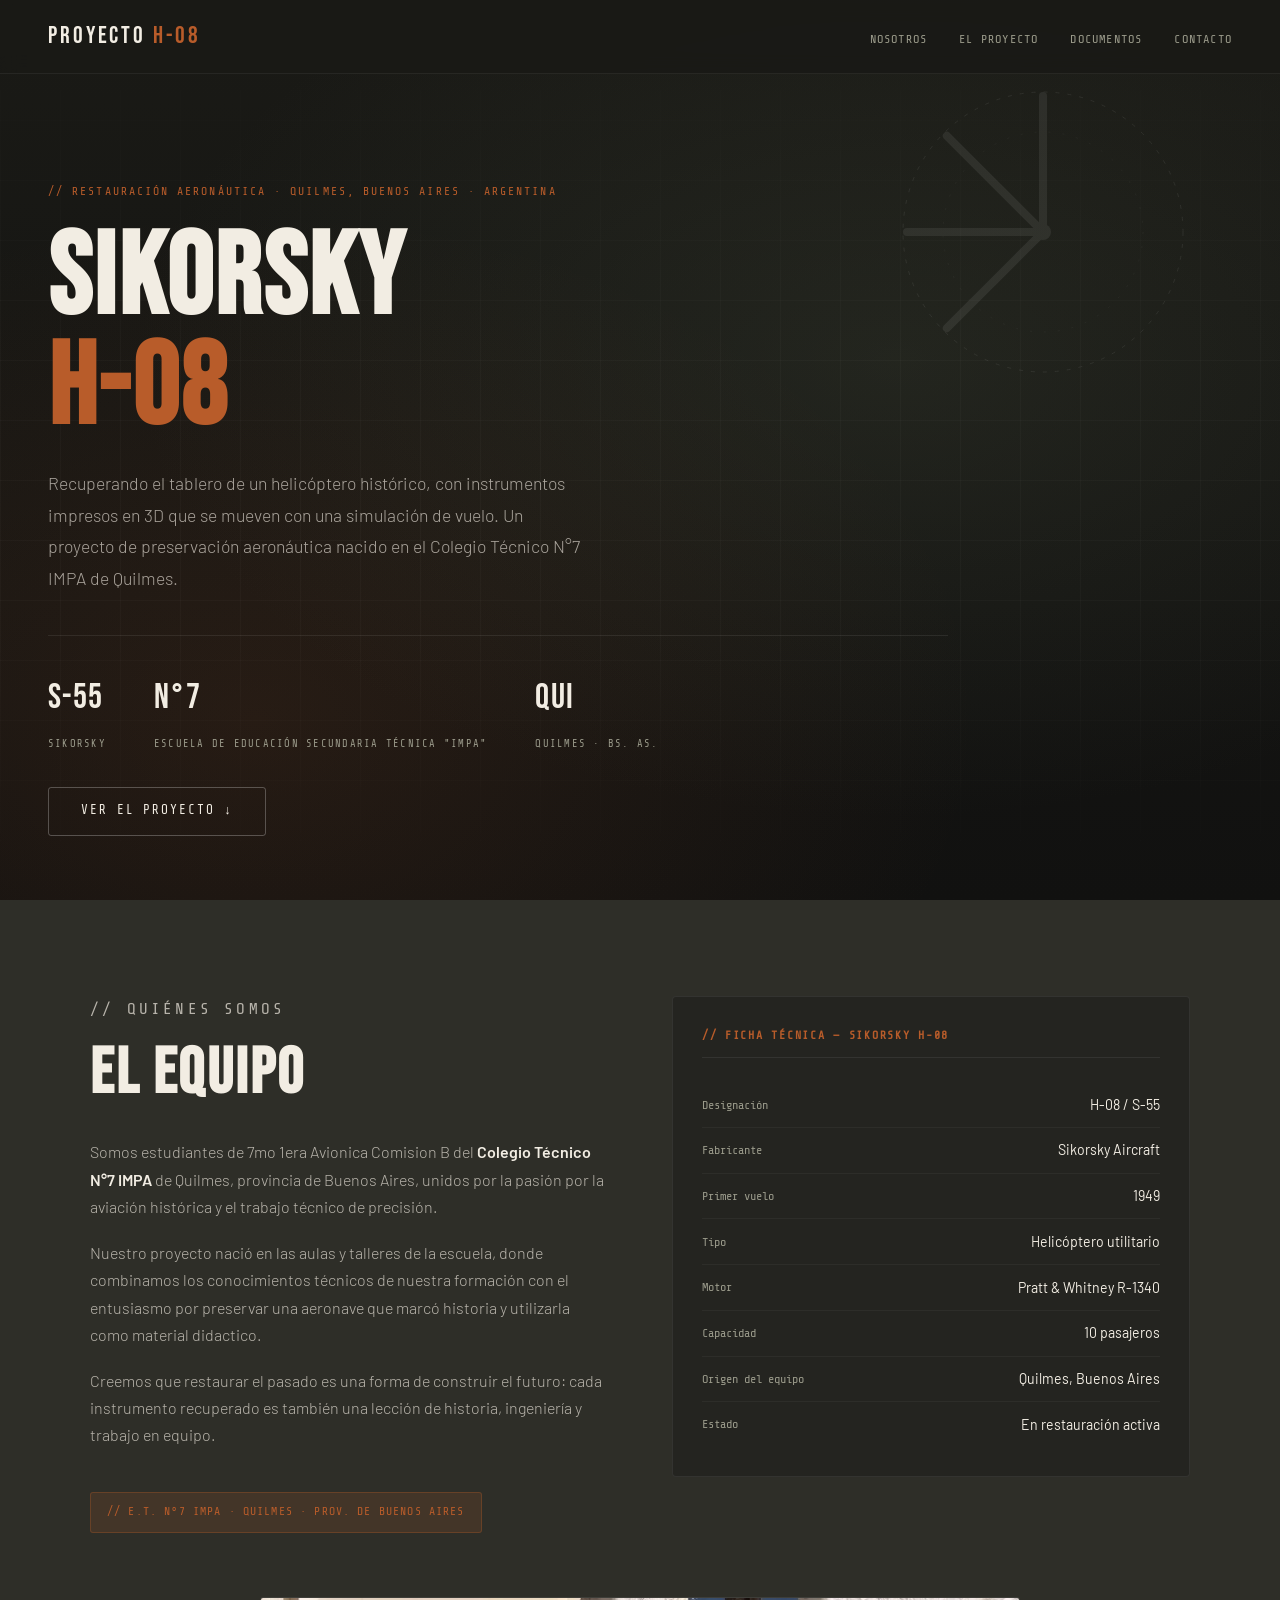
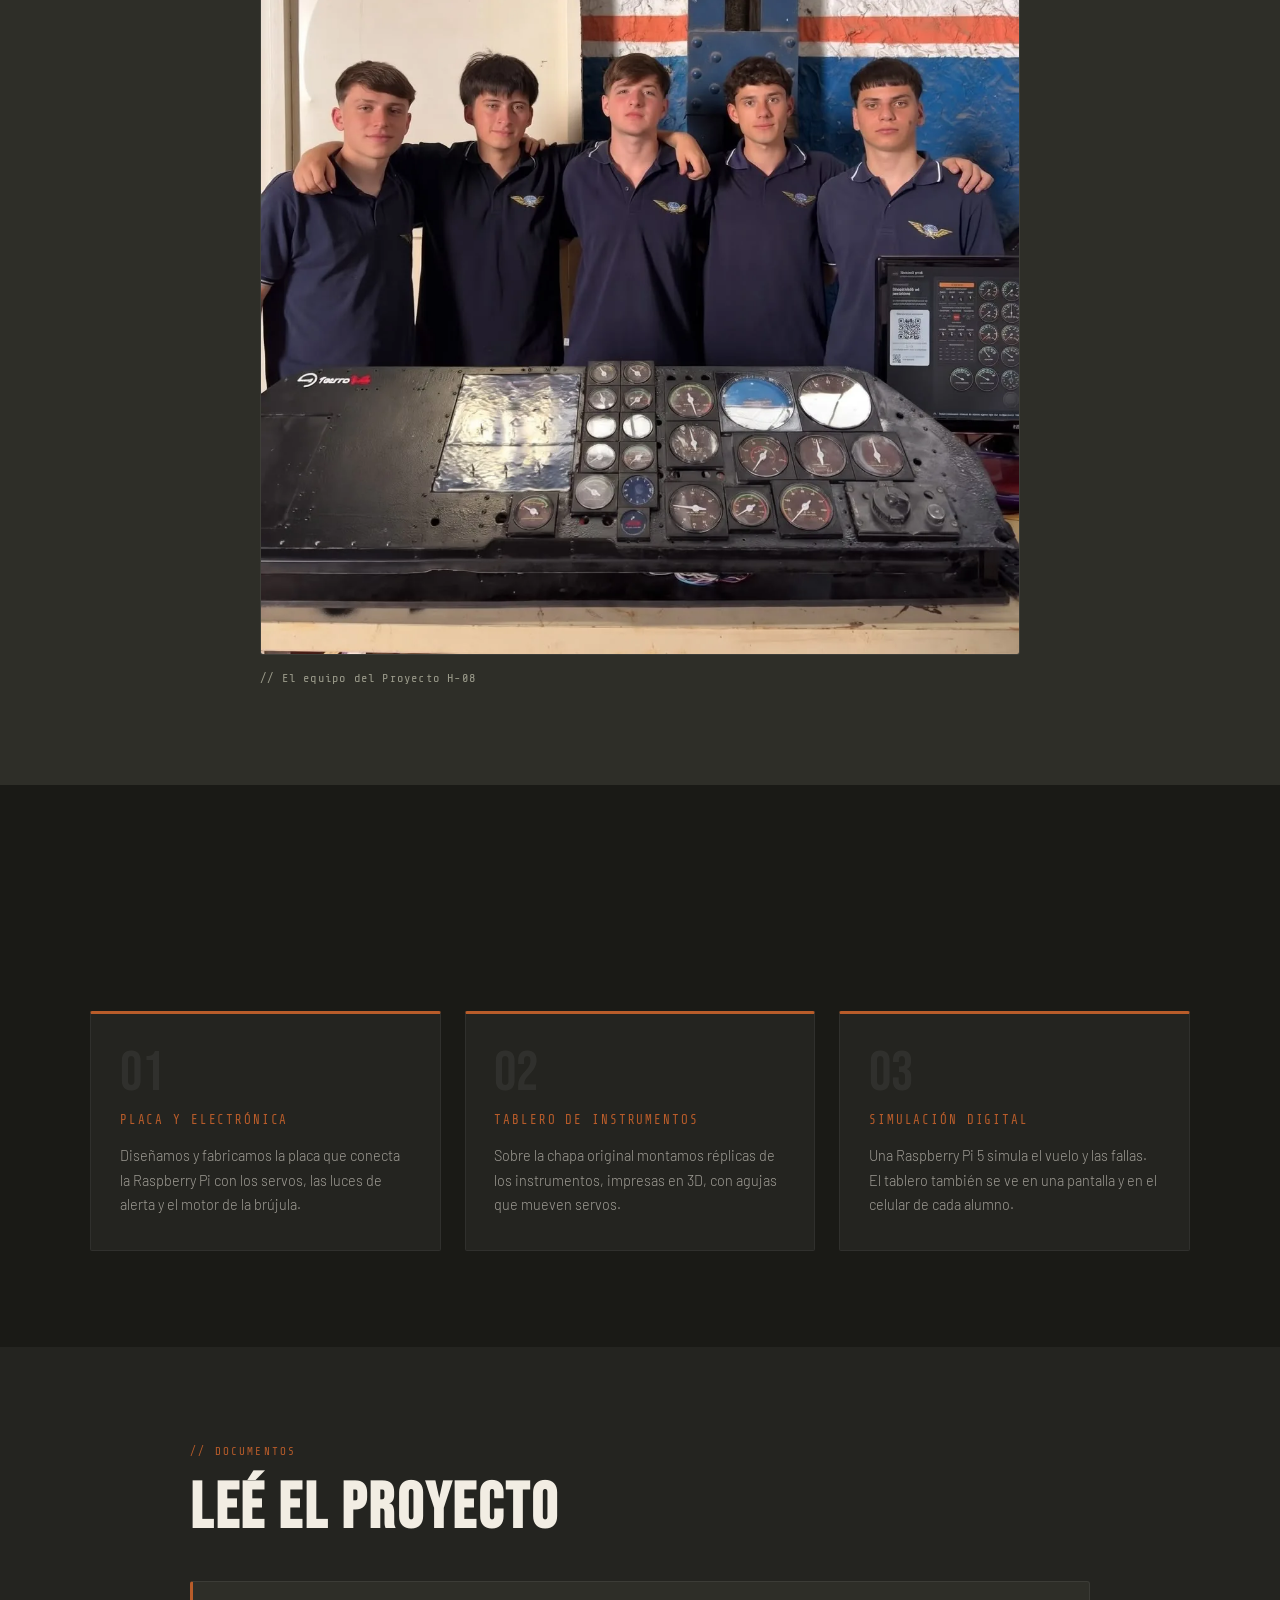
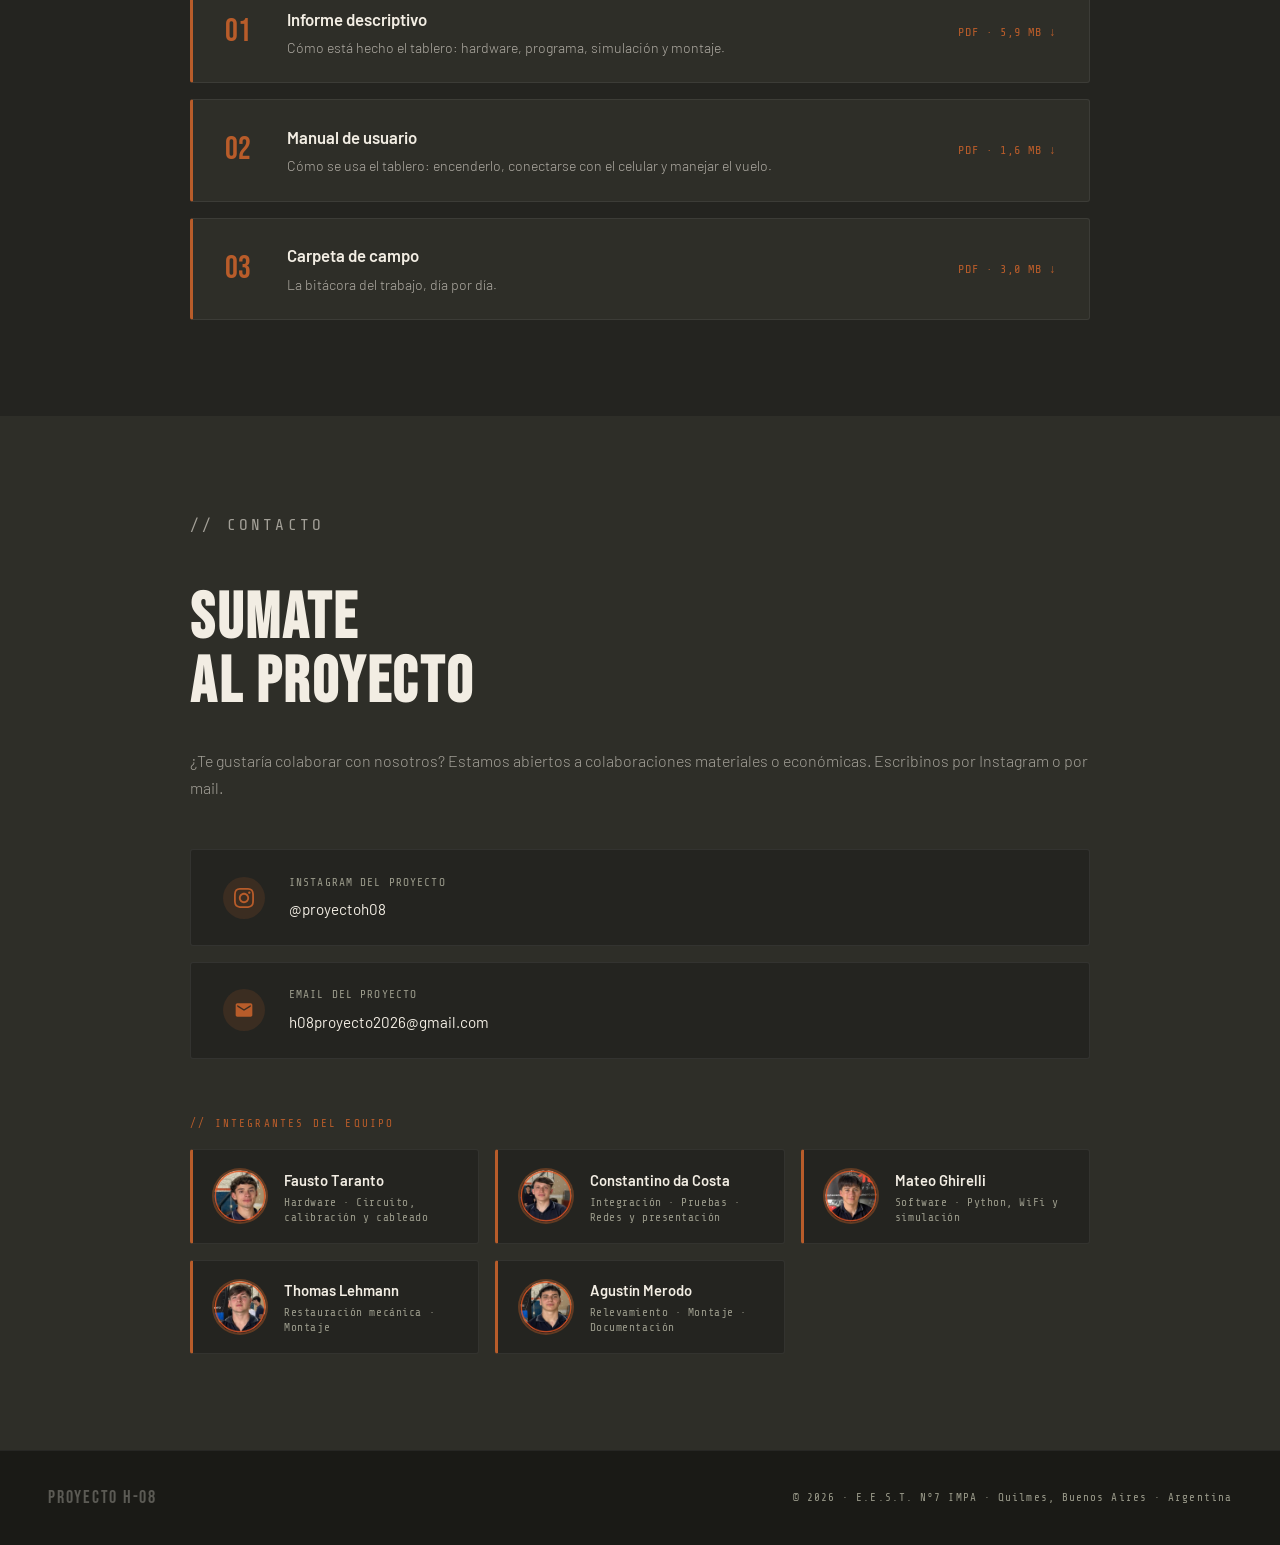
<file: Web/index.html>
<!DOCTYPE html>
<html lang="es">
<head>
  <meta charset="UTF-8" />
  <meta name="viewport" content="width=device-width, initial-scale=1.0" />
  <title>Proyecto H-08 | Restauración Sikorsky</title>
  <meta name="description" content="Proyecto de restauración del Sikorsky H-08 por alumnos del Colegio Técnico N°7 IMPA de Quilmes, Buenos Aires." />
  <link rel="icon" type="image/png" href="img/favicon.png" />
  <link rel="apple-touch-icon" href="img/apple-touch-icon.png" />
  <meta name="theme-color" content="#1a1a16" />
  <!-- Lo que se ve al compartir el link (WhatsApp, Instagram, Facebook) -->
  <meta property="og:type" content="website" />
  <meta property="og:site_name" content="Proyecto H-08" />
  <meta property="og:title" content="Proyecto H-08 · Restauración del Sikorsky S-55" />
  <meta property="og:description" content="Proyecto de restauración del Sikorsky H-08 por alumnos del Colegio Técnico N°7 IMPA de Quilmes, Buenos Aires." />
  <meta property="og:url" content="https://proyecto-h08.github.io/" />
  <meta property="og:image" content="https://proyecto-h08.github.io/img/compartir.jpg" />
  <meta property="og:image:width" content="1200" />
  <meta property="og:image:height" content="630" />
  <meta property="og:locale" content="es_AR" />
  <meta name="twitter:card" content="summary_large_image" />
  <link rel="preconnect" href="https://fonts.googleapis.com" />
  <link rel="preconnect" href="https://fonts.gstatic.com" crossorigin />
  <link href="https://fonts.googleapis.com/css2?family=Bebas+Neue&family=Share+Tech+Mono&family=Barlow:wght@300;400;600&display=swap" rel="stylesheet" />
  <link rel="stylesheet" href="main.css" />
</head>
<body>

  <nav id="navbar">
    <a href="#inicio" class="nav-logo">PROYECTO <span>H-08</span></a>
    <button class="nav-toggle" aria-label="Menú" id="navToggle">
      <span></span><span></span><span></span>
    </button>
    <ul id="navMenu">
      <li><a href="#nosotros">Nosotros</a></li>
      <li><a href="#proyecto">El Proyecto</a></li>
      <li><a href="#documentos">Documentos</a></li>
      <li><a href="#contacto">Contacto</a></li>
    </ul>
  </nav>

  <section id="inicio">
    <div class="hero-bg"></div>
    <div class="hero-grid"></div>

    <svg class="rotor-deco" viewBox="0 0 320 320" xmlns="http://www.w3.org/2000/svg" aria-hidden="true">
      <circle cx="160" cy="160" r="8" fill="white"/>
      <rect x="156" y="20" width="8" height="140" rx="4" fill="white"/>
      <rect x="156" y="160" width="8" height="140" rx="4" fill="white" transform="rotate(90 160 160)"/>
      <rect x="156" y="160" width="8" height="140" rx="4" fill="white" transform="rotate(45 160 160)"/>
      <rect x="156" y="160" width="8" height="140" rx="4" fill="white" transform="rotate(135 160 160)"/>
      <circle cx="160" cy="160" r="140" stroke="white" stroke-width="1" fill="none" stroke-dasharray="4 8"/>
      <circle cx="160" cy="160" r="100" stroke="white" stroke-width="0.5" fill="none" stroke-dasharray="2 12"/>
    </svg>

    <div class="hero-content">
      <p class="hero-tag" data-animate="fade-up">// Restauración Aeronáutica · Quilmes, Buenos Aires · Argentina</p>
      <h1 data-animate="fade-up" data-delay="100">
        SIKORSKY<br><span class="accent">H-08</span>
      </h1>
      <p class="hero-sub" data-animate="fade-up" data-delay="200">
        Recuperando el tablero de un helicóptero histórico, con instrumentos impresos en 3D que se mueven con una simulación de vuelo.
        Un proyecto de preservación aeronáutica nacido en el Colegio Técnico N°7 IMPA de Quilmes.
      </p>
      <div class="hero-stats" data-animate="fade-up" data-delay="300">
        <div class="stat-item">
          <span class="stat-num" data-count="8">S-55</span>
          <span class="stat-label">Sikorsky</span>
        </div>
        <div class="stat-item">
          <span class="stat-num">N°7</span>
          <span class="stat-label">Escuela de Educación Secundaria Técnica "IMPA"</span>
        </div>
        <div class="stat-item">
          <span class="stat-num">QUI</span>
          <span class="stat-label">Quilmes · Bs. As.</span>
        </div>
      </div>
      <a href="#proyecto" class="cta-btn" data-animate="fade-up" data-delay="400">Ver el proyecto ↓</a>
    </div>
  </section>

  <!-- ═══ NOSOTROS ═══ -->
  <section id="nosotros">
    <div class="nosotros-grid">
      <div class="nosotros-text" data-animate="fade-right">
        <p class="section-tag">// Quiénes somos</p>
        <h2>EL EQUIPO</h2>
        <p>Somos estudiantes de 7mo 1era Avionica Comision B del <strong>Colegio Técnico N°7 IMPA</strong> de Quilmes, provincia de Buenos Aires, unidos por la pasión por la aviación histórica y el trabajo técnico de precisión.</p>
        <p>Nuestro proyecto nació en las aulas y talleres de la escuela, donde combinamos los conocimientos técnicos de nuestra formación con el entusiasmo por preservar una aeronave que marcó historia y utilizarla como material didactico.</p>
        <p>Creemos que restaurar el pasado es una forma de construir el futuro: cada instrumento recuperado es también una lección de historia, ingeniería y trabajo en equipo.</p>
        <div class="badge-escuela">// E.T. N°7 IMPA · Quilmes · Prov. de Buenos Aires</div>
      </div>
      <div class="spec-panel" data-animate="fade-left">
        <h3>// Ficha técnica — Sikorsky H-08</h3>
        <div class="spec-row"><span class="spec-key">Designación</span><span class="spec-val">H-08 / S-55</span></div>
        <div class="spec-row"><span class="spec-key">Fabricante</span><span class="spec-val">Sikorsky Aircraft</span></div>
        <div class="spec-row"><span class="spec-key">Primer vuelo</span><span class="spec-val">1949</span></div>
        <div class="spec-row"><span class="spec-key">Tipo</span><span class="spec-val">Helicóptero utilitario</span></div>
        <div class="spec-row"><span class="spec-key">Motor</span><span class="spec-val">Pratt & Whitney R-1340</span></div>
        <div class="spec-row"><span class="spec-key">Capacidad</span><span class="spec-val">10 pasajeros</span></div>
        <div class="spec-row"><span class="spec-key">Origen del equipo</span><span class="spec-val">Quilmes, Buenos Aires</span></div>
        <div class="spec-row"><span class="spec-key">Estado</span><span class="spec-val">En restauración activa</span></div>
      </div>
    </div>
    <figure class="foto-equipo" data-animate="fade-up">
      <img src="img/equipo.webp" width="1200" height="1040" loading="lazy" alt="Los cinco integrantes del Proyecto H-08 juntos" />
      <figcaption>// El equipo del Proyecto H-08</figcaption>
    </figure>
  </section>

  <!-- ═══ EL PROYECTO ═══ -->
  <section id="proyecto">
    <div class="proyecto-inner">
      <p class="section-tag" data-animate="fade-up">// El proyecto</p>
      <h2 data-animate="fade-up" data-delay="100">LO QUE HACEMOS</h2>
      <div class="fases-grid">
        <div class="fase-card" data-animate="fade-up" data-delay="100">
          <div class="fase-num">01</div>
          <div class="fase-titulo">Placa y electrónica</div>
          <div class="fase-desc">Diseñamos y fabricamos la placa que conecta la Raspberry Pi con los servos, las luces de alerta y el motor de la brújula.</div>
        </div>
        <div class="fase-card" data-animate="fade-up" data-delay="200">
          <div class="fase-num">02</div>
          <div class="fase-titulo">Tablero de instrumentos</div>
          <div class="fase-desc">Sobre la chapa original montamos réplicas de los instrumentos, impresas en 3D, con agujas que mueven servos.</div>
        </div>
        <div class="fase-card" data-animate="fade-up" data-delay="300">
          <div class="fase-num">03</div>
          <div class="fase-titulo">Simulación digital</div>
          <div class="fase-desc">Una Raspberry Pi 5 simula el vuelo y las fallas. El tablero también se ve en una pantalla y en el celular de cada alumno.</div>
        </div>
      </div>
    </div>
  </section>

  <!-- ═══ DOCUMENTOS ═══ -->
  <section id="documentos">
    <div class="documentos-inner">
      <p class="section-tag" data-animate="fade-up">// Documentos</p>
      <h2 data-animate="fade-up" data-delay="100">LEÉ EL PROYECTO</h2>
      <div class="docs-grid" data-animate="fade-up" data-delay="200">
        <a href="docs/Informe_descriptivo_H08.pdf" class="doc-card" target="_blank" rel="noopener">
          <div class="doc-num">01</div>
          <div class="doc-info">
            <span class="doc-titulo">Informe descriptivo</span>
            <span class="doc-desc">Cómo está hecho el tablero: hardware, programa, simulación y montaje.</span>
          </div>
          <span class="doc-bajar">PDF · 5,9 MB ↓</span>
        </a>
        <a href="docs/Manual_de_usuario_H08.pdf" class="doc-card" target="_blank" rel="noopener">
          <div class="doc-num">02</div>
          <div class="doc-info">
            <span class="doc-titulo">Manual de usuario</span>
            <span class="doc-desc">Cómo se usa el tablero: encenderlo, conectarse con el celular y manejar el vuelo.</span>
          </div>
          <span class="doc-bajar">PDF · 1,6 MB ↓</span>
        </a>
        <a href="docs/Carpeta_de_campo_H08.pdf" class="doc-card" target="_blank" rel="noopener">
          <div class="doc-num">03</div>
          <div class="doc-info">
            <span class="doc-titulo">Carpeta de campo</span>
            <span class="doc-desc">La bitácora del trabajo, día por día.</span>
          </div>
          <span class="doc-bajar">PDF · 3,0 MB ↓</span>
        </a>
      </div>
    </div>
  </section>

  <!-- ═══ CONTACTO ═══ -->
  <section id="contacto">
    <div class="contacto-inner contacto-wide">
      <p class="section-tag" data-animate="fade-up">// Contacto</p>
      <h2 data-animate="fade-up" data-delay="100">SUMATE<br>AL PROYECTO</h2>
      <p data-animate="fade-up" data-delay="200">
        ¿Te gustaría colaborar con nosotros? Estamos abiertos a colaboraciones materiales o económicas.
        Escribinos por Instagram o por mail.
      </p>

      <!-- Redes del proyecto -->
      <div class="contact-links" data-animate="fade-up" data-delay="300">

        <a href="https://instagram.com/proyectoh08" class="contact-link" target="_blank" rel="noopener">
          <div class="contact-icon">
            <svg viewBox="0 0 24 24" aria-hidden="true"><path d="M12 2.163c3.204 0 3.584.012 4.85.07 3.252.148 4.771 1.691 4.919 4.919.058 1.265.069 1.645.069 4.849 0 3.205-.012 3.584-.069 4.849-.149 3.225-1.664 4.771-4.919 4.919-1.266.058-1.644.07-4.85.07-3.204 0-3.584-.012-4.849-.07-3.26-.149-4.771-1.699-4.919-4.92-.058-1.265-.07-1.644-.07-4.849 0-3.204.013-3.583.07-4.849.149-3.227 1.664-4.771 4.919-4.919 1.266-.057 1.645-.069 4.849-.069zm0-2.163c-3.259 0-3.667.014-4.947.072-4.358.2-6.78 2.618-6.98 6.98-.059 1.281-.073 1.689-.073 4.948 0 3.259.014 3.668.072 4.948.2 4.358 2.618 6.78 6.98 6.98 1.281.058 1.689.072 4.948.072 3.259 0 3.668-.014 4.948-.072 4.354-.2 6.782-2.618 6.979-6.98.059-1.28.073-1.689.073-4.948 0-3.259-.014-3.667-.072-4.947-.196-4.354-2.617-6.78-6.979-6.98-1.281-.059-1.69-.073-4.949-.073zm0 5.838c-3.403 0-6.162 2.759-6.162 6.162s2.759 6.163 6.162 6.163 6.162-2.759 6.162-6.163c0-3.403-2.759-6.162-6.162-6.162zm0 10.162c-2.209 0-4-1.79-4-4 0-2.209 1.791-4 4-4s4 1.791 4 4c0 2.21-1.791 4-4 4zm6.406-11.845c-.796 0-1.441.645-1.441 1.44s.645 1.44 1.441 1.44c.795 0 1.439-.645 1.439-1.44s-.644-1.44-1.439-1.44z"/></svg>
          </div>
          <div>
            <span class="contact-label">Instagram del proyecto</span>
            <span class="contact-value">@proyectoh08</span>
          </div>
        </a>

        <a href="mailto:h08proyecto2026@gmail.com" class="contact-link">
          <div class="contact-icon">
            <svg viewBox="0 0 24 24" aria-hidden="true"><path d="M20 4H4c-1.1 0-2 .9-2 2v12c0 1.1.9 2 2 2h16c1.1 0 2-.9 2-2V6c0-1.1-.9-2-2-2zm0 4l-8 5-8-5V6l8 5 8-5v2z"/></svg>
          </div>
          <div>
            <span class="contact-label">Email del proyecto</span>
            <span class="contact-value">h08proyecto2026@gmail.com</span>
          </div>
        </a>

      </div>

      <!-- Integrantes -->
      <div class="integrantes-header" data-animate="fade-up" data-delay="100">
        <p class="section-tag">// Integrantes del equipo</p>
      </div>
      <div class="integrantes-grid" data-animate="fade-up" data-delay="200">
        <div class="integrante-card">
          <img class="integrante-foto" src="img/taranto.webp" width="240" height="240" alt="Fausto Taranto" />
          <div class="integrante-info">
            <span class="integrante-nombre">Fausto Taranto</span>
            <span class="integrante-tel">Hardware · Circuito, calibración y cableado</span>
          </div>
        </div>
        <div class="integrante-card">
          <img class="integrante-foto" src="img/dacosta.webp" width="240" height="240" alt="Constantino da Costa" />
          <div class="integrante-info">
            <span class="integrante-nombre">Constantino da Costa</span>
            <span class="integrante-tel">Integración · Pruebas · Redes y presentación</span>
          </div>
        </div>
        <div class="integrante-card">
          <img class="integrante-foto" src="img/ghirelli.webp" width="240" height="240" alt="Mateo Ghirelli" />
          <div class="integrante-info">
            <span class="integrante-nombre">Mateo Ghirelli</span>
            <span class="integrante-tel">Software · Python, WiFi y simulación</span>
          </div>
        </div>
        <div class="integrante-card">
          <img class="integrante-foto" src="img/lehmann.webp" width="240" height="240" alt="Thomas Lehmann" />
          <div class="integrante-info">
            <span class="integrante-nombre">Thomas Lehmann</span>
            <span class="integrante-tel">Restauración mecánica · Montaje</span>
          </div>
        </div>
        <div class="integrante-card">
          <img class="integrante-foto" src="img/merodo.webp" width="240" height="240" alt="Agustín Merodo" />
          <div class="integrante-info">
            <span class="integrante-nombre">Agustín Merodo</span>
            <span class="integrante-tel">Relevamiento · Montaje · Documentación</span>
          </div>
        </div>
      </div>
    </div>
  </section>

  <footer>
    <div class="footer-logo">PROYECTO H-08</div>
    <p>© 2026 · E.E.S.T. N°7 IMPA · Quilmes, Buenos Aires · Argentina</p>
  </footer>

  <script src="main.js"></script>
</body>
</html>
</file>
<file: Web/main.css>
/* ══════════════════════════════════════
   PROYECTO H-08 — main.css
   E.T. N°7 IMPA · Quilmes · Buenos Aires
   ══════════════════════════════════════ */

/* ─── RESET & VARIABLES ─── */
*, *::before, *::after {
  box-sizing: border-box;
  margin: 0;
  padding: 0;
}

:root {
  --olive:       #4a5240;
  --olive-light: #7a8a6e;
  --cream:       #f2ede3;
  --rust:        #b85c2a;
  --rust-dim:    rgba(184, 92, 42, 0.15);
  --rust-border: rgba(184, 92, 42, 0.3);
  --dark:        #1a1a16;
  --mid:         #2e2e28;
  --panel:       #242420;
  --metal:       #3a3a34;
  --text-muted:  #9a9a8a;
  --white-soft:  rgba(242, 237, 227, 0.65);

  --font-display: 'Bebas Neue', sans-serif;
  --font-mono:    'Share Tech Mono', monospace;
  --font-body:    'Barlow', sans-serif;

  --transition: 0.25s ease;
  --radius: 3px;
}

html {
  scroll-behavior: smooth;
  font-size: 16px;
}

body {
  background: var(--dark);
  color: var(--cream);
  font-family: var(--font-body);
  font-weight: 300;
  line-height: 1.7;
  overflow-x: hidden;
}

/* ─── SCROLL BAR ─── */
::-webkit-scrollbar { width: 6px; }
::-webkit-scrollbar-track { background: var(--dark); }
::-webkit-scrollbar-thumb { background: var(--rust); border-radius: 3px; }

/* ─── NAVBAR ─── */
#navbar {
  position: fixed;
  top: 0; left: 0; right: 0;
  z-index: 1000;
  display: flex;
  align-items: center;
  justify-content: space-between;
  padding: 1rem 3rem;
  background: rgba(26, 26, 22, 0.92);
  backdrop-filter: blur(10px);
  -webkit-backdrop-filter: blur(10px);
  border-bottom: 1px solid rgba(255, 255, 255, 0.06);
  transition: padding var(--transition), box-shadow var(--transition);
}

#navbar.scrolled {
  padding: 0.7rem 3rem;
  box-shadow: 0 4px 30px rgba(0,0,0,0.4);
}

.nav-logo {
  font-family: var(--font-display);
  font-size: 1.5rem;
  letter-spacing: 0.12em;
  color: var(--cream);
  text-decoration: none;
  transition: opacity var(--transition);
}
.nav-logo:hover { opacity: 0.8; }
.nav-logo span { color: var(--rust); }

#navbar ul {
  list-style: none;
  display: flex;
  gap: 2rem;
}

#navbar ul a {
  font-family: var(--font-mono);
  font-size: 0.75rem;
  color: var(--text-muted);
  text-decoration: none;
  letter-spacing: 0.1em;
  text-transform: uppercase;
  transition: color var(--transition);
  position: relative;
  padding-bottom: 2px;
}

#navbar ul a::after {
  content: '';
  position: absolute;
  bottom: 0; left: 0;
  width: 0; height: 1px;
  background: var(--rust);
  transition: width var(--transition);
}

#navbar ul a:hover { color: var(--cream); }
#navbar ul a:hover::after { width: 100%; }

/* Hamburger (mobile) */
.nav-toggle {
  display: none;
  flex-direction: column;
  gap: 5px;
  background: none;
  border: none;
  cursor: pointer;
  padding: 4px;
}
.nav-toggle span {
  display: block;
  width: 24px;
  height: 2px;
  background: var(--cream);
  border-radius: 2px;
  transition: transform var(--transition), opacity var(--transition);
}
.nav-toggle.open span:nth-child(1) { transform: translateY(7px) rotate(45deg); }
.nav-toggle.open span:nth-child(2) { opacity: 0; }
.nav-toggle.open span:nth-child(3) { transform: translateY(-7px) rotate(-45deg); }

/* ─── HERO ─── */
#inicio {
  min-height: 100vh;
  display: flex;
  flex-direction: column;
  justify-content: flex-end;
  padding: 8rem 3rem 4rem;
  position: relative;
  overflow: hidden;
}

.hero-bg {
  position: absolute; inset: 0;
  background:
    radial-gradient(ellipse at 70% 40%, rgba(74, 82, 64, 0.25) 0%, transparent 60%),
    radial-gradient(ellipse at 20% 80%, rgba(184, 92, 42, 0.12) 0%, transparent 50%),
    linear-gradient(180deg, var(--dark) 0%, #111110 100%);
}

.hero-grid {
  position: absolute; inset: 0;
  background-image:
    linear-gradient(rgba(255,255,255,0.025) 1px, transparent 1px),
    linear-gradient(90deg, rgba(255,255,255,0.025) 1px, transparent 1px);
  background-size: 60px 60px;
  mask-image: linear-gradient(180deg, transparent 0%, black 40%, black 70%, transparent 100%);
  -webkit-mask-image: linear-gradient(180deg, transparent 0%, black 40%, black 70%, transparent 100%);
}

.rotor-deco {
  position: absolute;
  top: 8%; right: 6%;
  width: 320px; height: 320px;
  opacity: 0.07;
  animation: spin 30s linear infinite;
}

@keyframes spin { to { transform: rotate(360deg); } }

.hero-content {
  position: relative;
  z-index: 2;
  max-width: 900px;
}

.hero-tag {
  font-family: var(--font-mono);
  font-size: 0.72rem;
  color: var(--rust);
  letter-spacing: 0.18em;
  text-transform: uppercase;
  margin-bottom: 1.5rem;
}

h1 {
  font-family: var(--font-display);
  font-size: clamp(4rem, 9vw, 8rem);
  line-height: 0.95;
  letter-spacing: 0.02em;
  color: var(--cream);
  margin-bottom: 1.5rem;
}
h1 .accent { color: var(--rust); }

.hero-sub {
  font-size: 1.1rem;
  font-weight: 300;
  color: var(--white-soft);
  max-width: 540px;
  margin-bottom: 2.5rem;
  line-height: 1.8;
}

.hero-stats {
  display: flex;
  gap: 3rem;
  border-top: 1px solid rgba(255,255,255,0.08);
  padding-top: 2rem;
  margin-bottom: 2rem;
  flex-wrap: wrap;
}

.stat-num {
  font-family: var(--font-display);
  font-size: 2.2rem;
  color: var(--cream);
  letter-spacing: 0.04em;
  display: block;
}
.stat-label {
  font-family: var(--font-mono);
  font-size: 0.65rem;
  color: var(--text-muted);
  letter-spacing: 0.12em;
  text-transform: uppercase;
}

.cta-btn {
  display: inline-block;
  font-family: var(--font-mono);
  font-size: 0.8rem;
  letter-spacing: 0.15em;
  text-transform: uppercase;
  color: var(--cream);
  border: 1px solid rgba(255,255,255,0.25);
  padding: 0.8rem 2rem;
  text-decoration: none;
  border-radius: var(--radius);
  transition: background var(--transition), border-color var(--transition), transform var(--transition);
}
.cta-btn:hover {
  background: var(--rust);
  border-color: var(--rust);
  transform: translateY(-2px);
}

/* ─── SECTIONS COMMON ─── */
section { padding: 6rem 3rem; }

.section-tag {
  font-family: var(--font-mono);
  font-size: 0.68rem;
  color: var(--rust);
  letter-spacing: 0.2em;
  text-transform: uppercase;
  margin-bottom: 1rem;
}

h2 {
  font-family: var(--font-display);
  font-size: clamp(2.5rem, 5vw, 4rem);
  letter-spacing: 0.04em;
  line-height: 1;
  margin-bottom: 2rem;
  color: var(--cream);
}

/* ─── NOSOTROS ─── */
#nosotros { background: var(--mid); }

.nosotros-grid {
  display: grid;
  grid-template-columns: 1fr 1fr;
  gap: 4rem;
  align-items: start;
  max-width: 1100px;
  margin: 0 auto;
}

.nosotros-text p {
  color: rgba(242, 237, 227, 0.7);
  margin-bottom: 1.2rem;
  font-size: 1rem;
}
.nosotros-text strong { color: var(--cream); font-weight: 600; }

.badge-escuela {
  display: inline-block;
  margin-top: 1.5rem;
  background: var(--rust-dim);
  border: 1px solid var(--rust-border);
  border-radius: var(--radius);
  padding: 0.6rem 1rem;
  font-family: var(--font-mono);
  font-size: 0.72rem;
  color: var(--rust);
  letter-spacing: 0.1em;
  text-transform: uppercase;
}

.spec-panel {
  background: var(--panel);
  border: 1px solid rgba(255,255,255,0.07);
  border-radius: 4px;
  padding: 1.8rem;
}

.spec-panel h3 {
  font-family: var(--font-mono);
  font-size: 0.72rem;
  color: var(--rust);
  letter-spacing: 0.15em;
  text-transform: uppercase;
  margin-bottom: 1.5rem;
  padding-bottom: 0.75rem;
  border-bottom: 1px solid rgba(255,255,255,0.07);
}

.spec-row {
  display: flex;
  justify-content: space-between;
  align-items: center;
  padding: 0.65rem 0;
  border-bottom: 1px solid rgba(255,255,255,0.04);
  font-size: 0.88rem;
  gap: 1rem;
}
.spec-row:last-child { border-bottom: none; }

.spec-key {
  color: var(--text-muted);
  font-family: var(--font-mono);
  font-size: 0.75rem;
  white-space: nowrap;
}
.spec-val { color: var(--cream); font-weight: 400; text-align: right; }

/* ─── EL PROYECTO ─── */
#proyecto { background: var(--dark); }

.proyecto-inner {
  max-width: 1100px;
  margin: 0 auto;
}

.fases-grid {
  display: grid;
  grid-template-columns: repeat(3, 1fr);
  gap: 1.5rem;
}

.fase-card {
  background: var(--panel);
  border: 1px solid rgba(255,255,255,0.06);
  border-top: 3px solid var(--rust);
  padding: 2rem 1.8rem;
  border-radius: 2px;
  transition: border-color var(--transition), transform var(--transition), box-shadow var(--transition);
}

.fase-card:hover {
  border-top-color: var(--olive-light);
  transform: translateY(-6px);
  box-shadow: 0 12px 40px rgba(0,0,0,0.4);
}

.fase-num {
  font-family: var(--font-display);
  font-size: 3.5rem;
  color: rgba(255,255,255,0.06);
  line-height: 1;
  margin-bottom: 0.5rem;
  transition: color var(--transition);
}
.fase-card:hover .fase-num { color: rgba(184,92,42,0.15); }

.fase-titulo {
  font-family: var(--font-mono);
  font-size: 0.78rem;
  color: var(--rust);
  letter-spacing: 0.15em;
  text-transform: uppercase;
  margin-bottom: 0.8rem;
}

.fase-desc {
  color: rgba(242, 237, 227, 0.6);
  font-size: 0.9rem;
  line-height: 1.7;
}

/* ─── CONTACTO ─── */
#contacto { background: var(--mid); }

.contacto-inner {
  max-width: 700px;
  margin: 0 auto;
}

.contacto-inner > p {
  color: rgba(242, 237, 227, 0.6);
  margin-bottom: 3rem;
  font-size: 1rem;
}

.contact-links {
  display: flex;
  flex-direction: column;
  gap: 1rem;
}

.contact-link {
  display: flex;
  align-items: center;
  gap: 1.5rem;
  padding: 1.4rem 2rem;
  background: var(--panel);
  border: 1px solid rgba(255,255,255,0.07);
  border-radius: var(--radius);
  text-decoration: none;
  color: var(--cream);
  transition: background var(--transition), border-color var(--transition), transform var(--transition);
}

.contact-link:hover {
  background: var(--metal);
  border-color: var(--rust);
  transform: translateX(8px);
}

.contact-icon {
  width: 42px; height: 42px;
  background: var(--rust-dim);
  border-radius: 50%;
  display: flex;
  align-items: center;
  justify-content: center;
  flex-shrink: 0;
  transition: background var(--transition);
}
.contact-link:hover .contact-icon { background: rgba(184,92,42,0.3); }
.contact-icon svg { width: 20px; height: 20px; fill: var(--rust); }

.contact-label {
  font-family: var(--font-mono);
  font-size: 0.7rem;
  color: var(--text-muted);
  letter-spacing: 0.1em;
  text-transform: uppercase;
  display: block;
  margin-bottom: 3px;
}
.contact-value { font-size: 0.95rem; font-weight: 400; color: var(--cream); }

/* ─── INTEGRANTES ─── */
.contacto-wide { max-width: 900px !important; }

.integrantes-header {
  margin-top: 3.5rem;
  margin-bottom: 1rem;
}

.integrantes-grid {
  display: grid;
  grid-template-columns: repeat(auto-fill, minmax(260px, 1fr));
  gap: 1rem;
}

.integrante-card {
  display: flex;
  align-items: center;
  gap: 1rem;
  padding: 1.1rem 1.2rem;
  background: var(--panel);
  border: 1px solid rgba(255,255,255,0.07);
  border-left: 3px solid var(--rust);
  border-radius: var(--radius);
  text-decoration: none;
  color: var(--cream);
  transition: background var(--transition), border-color var(--transition), transform var(--transition), box-shadow var(--transition);
  position: relative;
}

.integrante-card:hover {
  background: var(--metal);
  transform: translateY(-3px);
  box-shadow: 0 8px 24px rgba(0,0,0,0.35);
}

.integrante-avatar {
  width: 42px; height: 42px;
  background: var(--rust-dim);
  border: 1px solid var(--rust-border);
  border-radius: 50%;
  display: flex;
  align-items: center;
  justify-content: center;
  font-family: var(--font-display);
  font-size: 0.95rem;
  color: var(--rust);
  letter-spacing: 0.05em;
  flex-shrink: 0;
  transition: background var(--transition), border-color var(--transition), color var(--transition);
}

.integrante-card:hover .integrante-avatar {
  background: rgba(37, 211, 102, 0.12);
  border-color: rgba(37, 211, 102, 0.35);
  color: #25d366;
}

.integrante-info {
  flex: 1;
  min-width: 0;
}

.integrante-nombre {
  display: block;
  font-size: 0.92rem;
  font-weight: 600;
  color: var(--cream);
  white-space: nowrap;
  overflow: hidden;
  text-overflow: ellipsis;
}

.integrante-tel {
  display: block;
  font-family: var(--font-mono);
  font-size: 0.7rem;
  color: var(--text-muted);
  letter-spacing: 0.05em;
  margin-top: 2px;
}

.integrante-wa {
  width: 28px; height: 28px;
  display: flex;
  align-items: center;
  justify-content: center;
  flex-shrink: 0;
  opacity: 0.35;
  transition: opacity var(--transition);
}
.integrante-card:hover .integrante-wa { opacity: 1; }
.integrante-wa svg { width: 18px; height: 18px; fill: #25d366; }

/* ─── FOOTER ─── */
footer {
  background: var(--dark);
  border-top: 1px solid rgba(255,255,255,0.06);
  padding: 2rem 3rem;
  display: flex;
  justify-content: space-between;
  align-items: center;
}

.footer-logo {
  font-family: var(--font-display);
  font-size: 1.1rem;
  color: rgba(242, 237, 227, 0.3);
  letter-spacing: 0.1em;
}

footer p {
  font-family: var(--font-mono);
  font-size: 0.68rem;
  color: var(--text-muted);
  letter-spacing: 0.1em;
}

/* ─── ANIMACIONES ─── */
[data-animate] {
  opacity: 0;
  transform: translateY(24px);
  transition: opacity 0.6s ease, transform 0.6s ease;
}
[data-animate="fade-right"] { transform: translateX(-24px); }
[data-animate="fade-left"]  { transform: translateX(24px); }

[data-animate].visible {
  opacity: 1;
  transform: none;
}

/* ─── RESPONSIVE ─── */
@media (max-width: 900px) {
  .nosotros-grid { grid-template-columns: 1fr; gap: 2.5rem; }
  .fases-grid    { grid-template-columns: 1fr; }
}

@media (max-width: 768px) {
  #navbar {
    padding: 1rem 1.5rem;
    flex-wrap: wrap;
    gap: 0;
  }

  .nav-toggle { display: flex; }

  #navbar #navMenu {
    display: none;
    flex-direction: column;
    width: 100%;
    gap: 0;
    padding: 1rem 0;
    border-top: 1px solid rgba(255,255,255,0.06);
    margin-top: 0.5rem;
  }
  #navbar #navMenu.open { display: flex; }
  #navMenu li { padding: 0.5rem 0; }

  #inicio, section { padding: 5rem 1.5rem 3rem; }
  footer          { padding: 1.5rem; flex-direction: column; gap: 0.5rem; text-align: center; }

  .hero-stats { gap: 1.5rem; }
  .rotor-deco { width: 180px; height: 180px; top: 12%; right: 0; }
}

@media (max-width: 480px) {
  h1 { font-size: clamp(3rem, 12vw, 5rem); }
  .hero-sub { font-size: 1rem; }
  .contact-link { padding: 1.1rem 1.2rem; }
}


/* ─── FOTO DEL EQUIPO ─── */
.foto-equipo {
  max-width: 760px;
  margin: 4rem auto 0;
}
.foto-equipo img {
  display: block;
  width: 100%;
  height: auto;
  border: 1px solid rgba(255,255,255,0.08);
  border-radius: var(--radius);
}
.foto-equipo figcaption {
  font-family: var(--font-mono);
  font-size: 0.75rem;
  color: var(--text-muted);
  letter-spacing: 0.1em;
  margin-top: 0.8rem;
}

/* ─── FOTOS DE LOS INTEGRANTES ─── */
.integrante-foto {
  width: 56px; height: 56px;
  border-radius: 50%;
  object-fit: cover;
  border: 2px solid var(--rust-border);
  flex-shrink: 0;
  background: var(--rust-dim);
}
.integrante-card:hover .integrante-foto { border-color: var(--rust); }
.integrante-card .integrante-tel { white-space: normal; line-height: 1.35; }

/* ─── DOCUMENTOS ─── */
#documentos {
  background: var(--panel);
  padding: 6rem 3rem;
}
.documentos-inner { max-width: 900px; margin: 0 auto; }
.docs-grid {
  display: flex;
  flex-direction: column;
  gap: 1rem;
  margin-top: 2.5rem;
}
.doc-card {
  display: flex;
  align-items: center;
  gap: 1.5rem;
  padding: 1.4rem 2rem;
  background: var(--mid);
  border: 1px solid rgba(255,255,255,0.07);
  border-left: 3px solid var(--rust);
  border-radius: var(--radius);
  text-decoration: none;
  color: var(--cream);
  transition: background var(--transition), transform var(--transition);
}
.doc-card:hover { background: var(--metal); transform: translateX(8px); }
.doc-num {
  font-family: var(--font-display);
  font-size: 2rem;
  color: var(--rust);
  flex-shrink: 0;
  width: 2.4rem;
}
.doc-info { flex: 1; min-width: 0; }
.doc-titulo { display: block; font-weight: 600; font-size: 1.05rem; }
.doc-desc { display: block; font-size: 0.88rem; color: var(--white-soft); margin-top: 3px; }
.doc-bajar {
  font-family: var(--font-mono);
  font-size: 0.75rem;
  color: var(--rust);
  letter-spacing: 0.08em;
  white-space: nowrap;
  flex-shrink: 0;
}
@media (max-width: 600px) {
  #documentos { padding: 4.5rem 1.5rem; }
  .doc-card { flex-wrap: wrap; gap: 0.6rem 1rem; padding: 1.1rem 1.2rem; }
  .doc-bajar { width: 100%; padding-left: 3.4rem; }
  .foto-equipo { margin-top: 3rem; }
}
</file>
